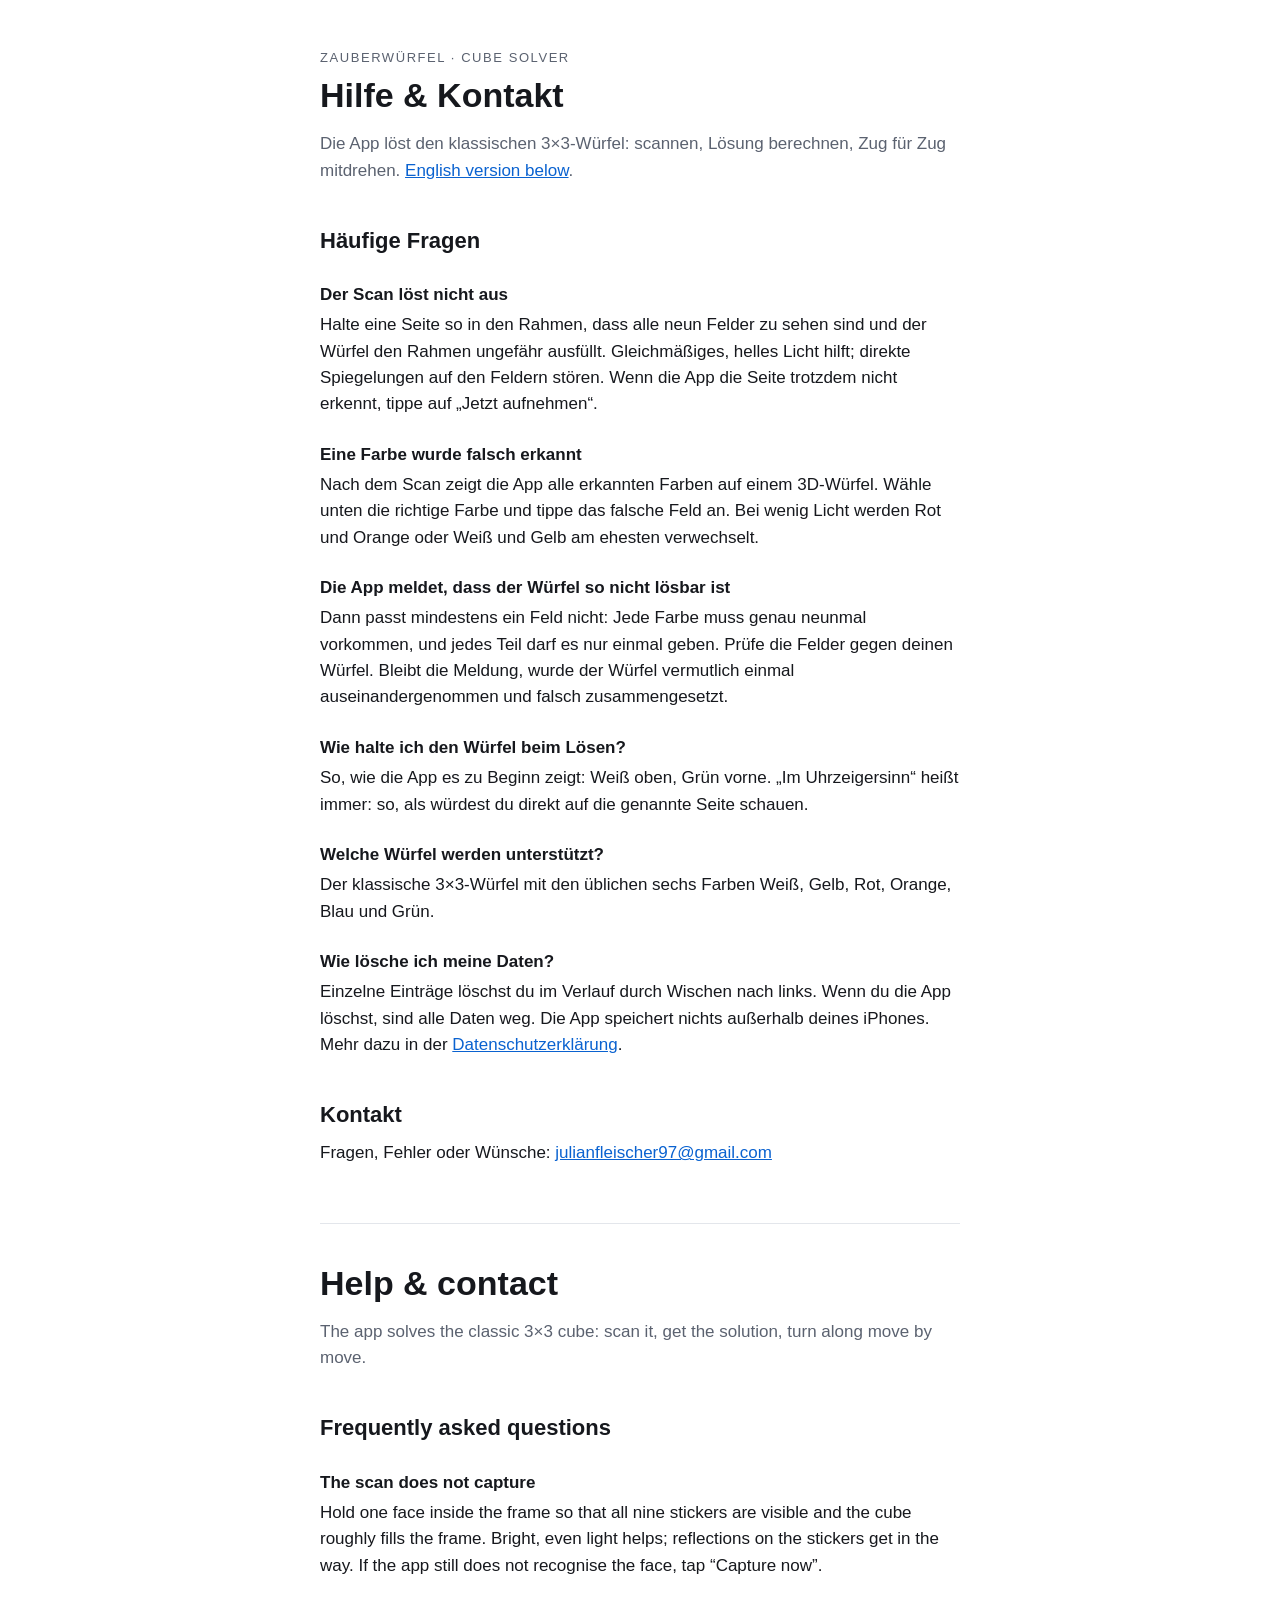
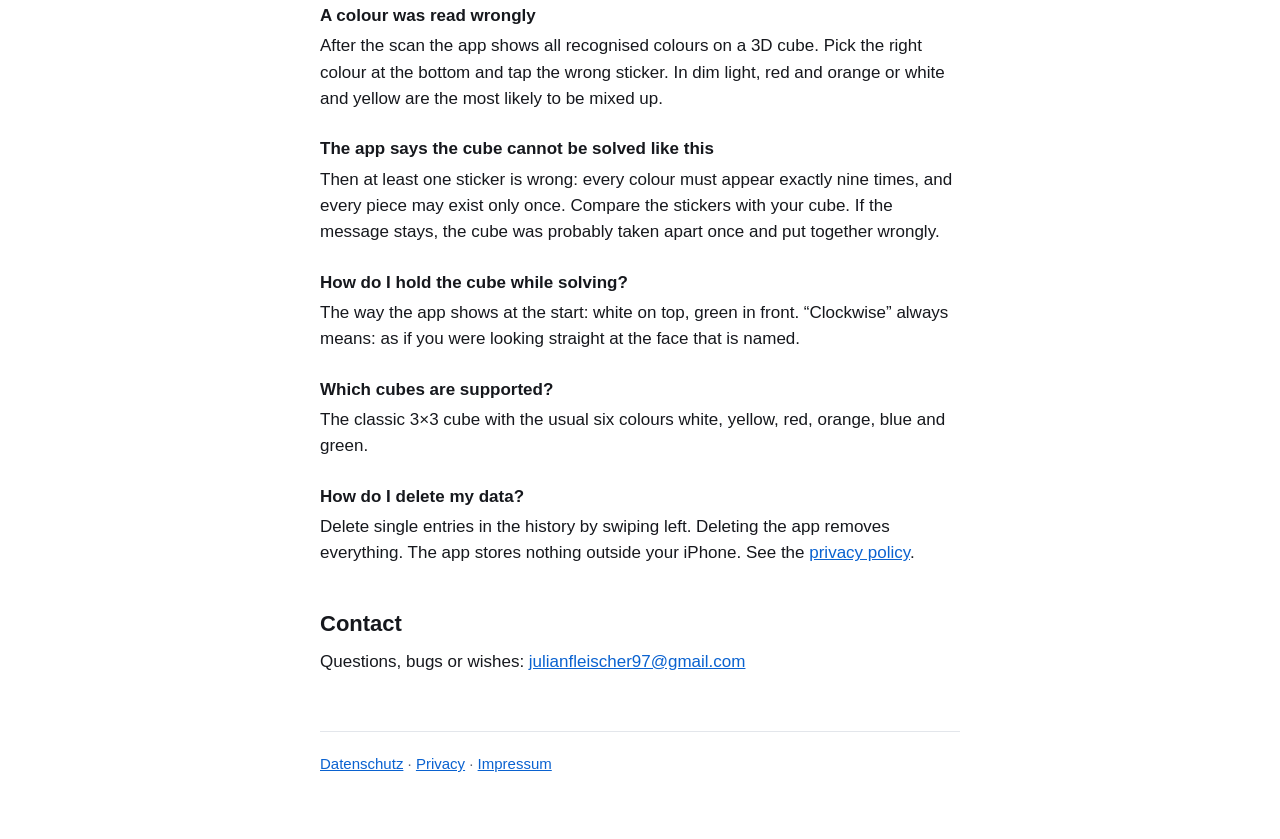
<file: index.html>
<!doctype html>
<html lang="de">
<head>
<meta charset="utf-8">
<meta name="viewport" content="width=device-width, initial-scale=1">
<title>Zauberwürfel – Hilfe &amp; Kontakt</title>
<link rel="stylesheet" href="style.css">
</head>
<body>
<main>
<p class="eyebrow">Zauberwürfel · Cube Solver</p>
<h1>Hilfe &amp; Kontakt</h1>
<p class="lead">Die App löst den klassischen 3×3-Würfel: scannen, Lösung berechnen, Zug für Zug mitdrehen. <a href="#english">English version below</a>.</p>

<h2>Häufige Fragen</h2>

<h3>Der Scan löst nicht aus</h3>
<p>Halte eine Seite so in den Rahmen, dass alle neun Felder zu sehen sind und der Würfel den Rahmen ungefähr ausfüllt. Gleichmäßiges, helles Licht hilft; direkte Spiegelungen auf den Feldern stören. Wenn die App die Seite trotzdem nicht erkennt, tippe auf „Jetzt aufnehmen“.</p>

<h3>Eine Farbe wurde falsch erkannt</h3>
<p>Nach dem Scan zeigt die App alle erkannten Farben auf einem 3D-Würfel. Wähle unten die richtige Farbe und tippe das falsche Feld an. Bei wenig Licht werden Rot und Orange oder Weiß und Gelb am ehesten verwechselt.</p>

<h3>Die App meldet, dass der Würfel so nicht lösbar ist</h3>
<p>Dann passt mindestens ein Feld nicht: Jede Farbe muss genau neunmal vorkommen, und jedes Teil darf es nur einmal geben. Prüfe die Felder gegen deinen Würfel. Bleibt die Meldung, wurde der Würfel vermutlich einmal auseinandergenommen und falsch zusammengesetzt.</p>

<h3>Wie halte ich den Würfel beim Lösen?</h3>
<p>So, wie die App es zu Beginn zeigt: Weiß oben, Grün vorne. „Im Uhrzeigersinn“ heißt immer: so, als würdest du direkt auf die genannte Seite schauen.</p>

<h3>Welche Würfel werden unterstützt?</h3>
<p>Der klassische 3×3-Würfel mit den üblichen sechs Farben Weiß, Gelb, Rot, Orange, Blau und Grün.</p>

<h3>Wie lösche ich meine Daten?</h3>
<p>Einzelne Einträge löschst du im Verlauf durch Wischen nach links. Wenn du die App löschst, sind alle Daten weg. Die App speichert nichts außerhalb deines iPhones. Mehr dazu in der <a href="datenschutz.html">Datenschutzerklärung</a>.</p>

<h2>Kontakt</h2>
<p>Fragen, Fehler oder Wünsche: <a href="mailto:julianfleischer97@gmail.com">julianfleischer97@gmail.com</a></p>

<hr>

<h1 id="english" lang="en">Help &amp; contact</h1>
<div lang="en">
<p class="lead">The app solves the classic 3×3 cube: scan it, get the solution, turn along move by move.</p>

<h2>Frequently asked questions</h2>

<h3>The scan does not capture</h3>
<p>Hold one face inside the frame so that all nine stickers are visible and the cube roughly fills the frame. Bright, even light helps; reflections on the stickers get in the way. If the app still does not recognise the face, tap “Capture now”.</p>

<h3>A colour was read wrongly</h3>
<p>After the scan the app shows all recognised colours on a 3D cube. Pick the right colour at the bottom and tap the wrong sticker. In dim light, red and orange or white and yellow are the most likely to be mixed up.</p>

<h3>The app says the cube cannot be solved like this</h3>
<p>Then at least one sticker is wrong: every colour must appear exactly nine times, and every piece may exist only once. Compare the stickers with your cube. If the message stays, the cube was probably taken apart once and put together wrongly.</p>

<h3>How do I hold the cube while solving?</h3>
<p>The way the app shows at the start: white on top, green in front. “Clockwise” always means: as if you were looking straight at the face that is named.</p>

<h3>Which cubes are supported?</h3>
<p>The classic 3×3 cube with the usual six colours white, yellow, red, orange, blue and green.</p>

<h3>How do I delete my data?</h3>
<p>Delete single entries in the history by swiping left. Deleting the app removes everything. The app stores nothing outside your iPhone. See the <a href="privacy.html">privacy policy</a>.</p>

<h2>Contact</h2>
<p>Questions, bugs or wishes: <a href="mailto:julianfleischer97@gmail.com">julianfleischer97@gmail.com</a></p>
</div>

<footer>
<a href="datenschutz.html">Datenschutz</a> · <a href="privacy.html">Privacy</a> · <a href="impressum.html">Impressum</a>
</footer>
</main>
</body>
</html>
</file>
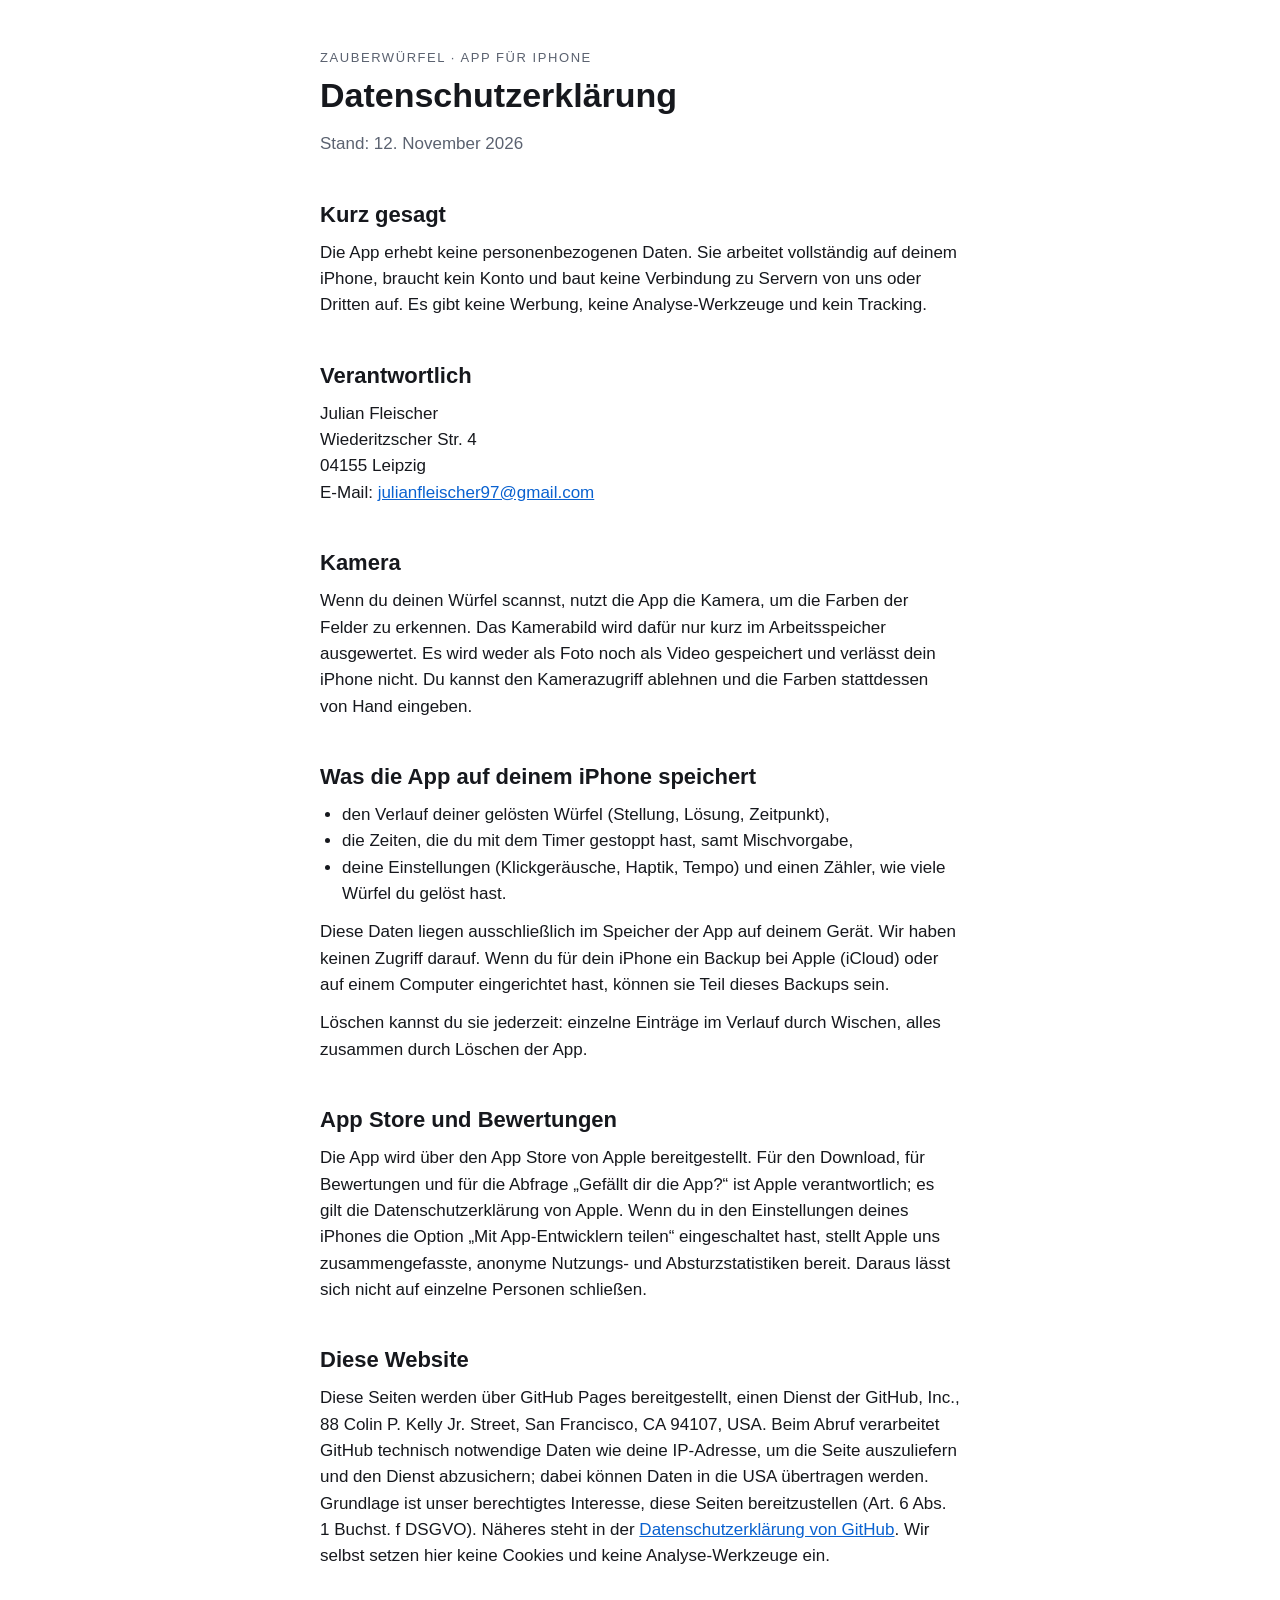
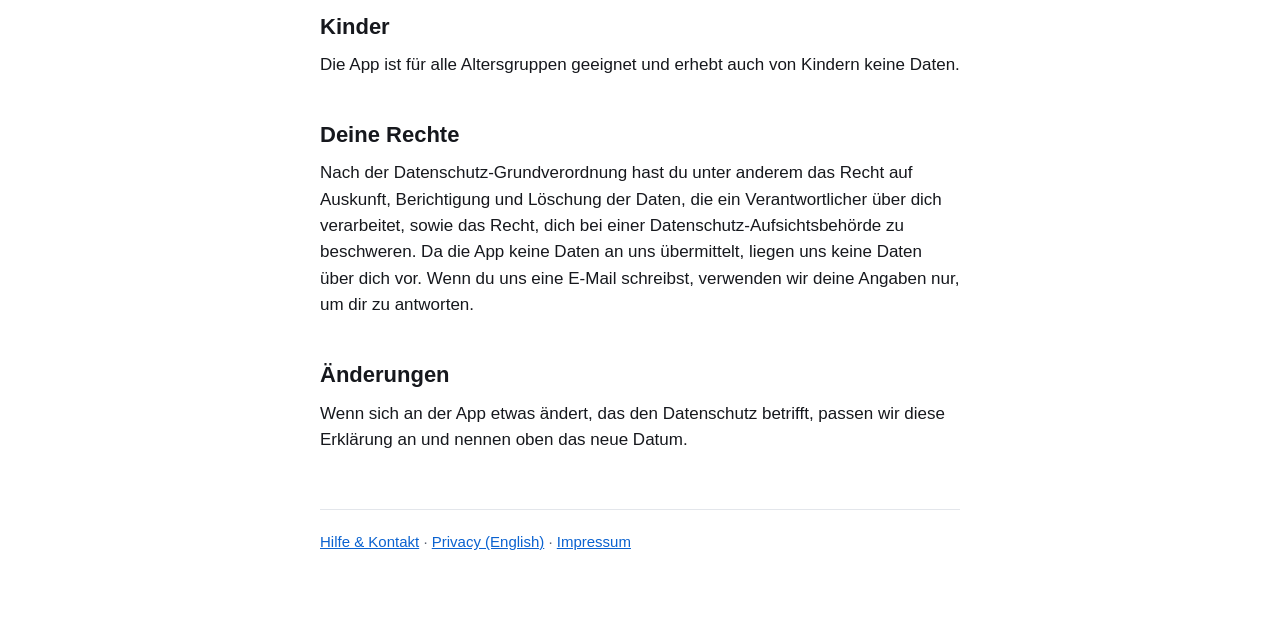
<file: datenschutz.html>
<!doctype html>
<html lang="de">
<head>
<meta charset="utf-8">
<meta name="viewport" content="width=device-width, initial-scale=1">
<title>Zauberwürfel – Datenschutzerklärung</title>
<link rel="stylesheet" href="style.css">
</head>
<body>
<main>
<p class="eyebrow">Zauberwürfel · App für iPhone</p>
<h1>Datenschutzerklärung</h1>
<p class="lead">Stand: 12. November 2026</p>

<h2>Kurz gesagt</h2>
<p>Die App erhebt keine personenbezogenen Daten. Sie arbeitet vollständig auf deinem iPhone, braucht kein Konto und baut keine Verbindung zu Servern von uns oder Dritten auf. Es gibt keine Werbung, keine Analyse-Werkzeuge und kein Tracking.</p>

<h2>Verantwortlich</h2>
<address>
Julian Fleischer<br>
Wiederitzscher Str. 4<br>
04155 Leipzig<br>
E-Mail: <a href="mailto:julianfleischer97@gmail.com">julianfleischer97@gmail.com</a>
</address>

<h2>Kamera</h2>
<p>Wenn du deinen Würfel scannst, nutzt die App die Kamera, um die Farben der Felder zu erkennen. Das Kamerabild wird dafür nur kurz im Arbeitsspeicher ausgewertet. Es wird weder als Foto noch als Video gespeichert und verlässt dein iPhone nicht. Du kannst den Kamerazugriff ablehnen und die Farben stattdessen von Hand eingeben.</p>

<h2>Was die App auf deinem iPhone speichert</h2>
<ul>
<li>den Verlauf deiner gelösten Würfel (Stellung, Lösung, Zeitpunkt),</li>
<li>die Zeiten, die du mit dem Timer gestoppt hast, samt Mischvorgabe,</li>
<li>deine Einstellungen (Klickgeräusche, Haptik, Tempo) und einen Zähler, wie viele Würfel du gelöst hast.</li>
</ul>
<p>Diese Daten liegen ausschließlich im Speicher der App auf deinem Gerät. Wir haben keinen Zugriff darauf. Wenn du für dein iPhone ein Backup bei Apple (iCloud) oder auf einem Computer eingerichtet hast, können sie Teil dieses Backups sein.</p>
<p>Löschen kannst du sie jederzeit: einzelne Einträge im Verlauf durch Wischen, alles zusammen durch Löschen der App.</p>

<h2>App Store und Bewertungen</h2>
<p>Die App wird über den App Store von Apple bereitgestellt. Für den Download, für Bewertungen und für die Abfrage „Gefällt dir die App?“ ist Apple verantwortlich; es gilt die Datenschutzerklärung von Apple. Wenn du in den Einstellungen deines iPhones die Option „Mit App-Entwicklern teilen“ eingeschaltet hast, stellt Apple uns zusammengefasste, anonyme Nutzungs- und Absturzstatistiken bereit. Daraus lässt sich nicht auf einzelne Personen schließen.</p>

<h2>Diese Website</h2>
<p>Diese Seiten werden über GitHub Pages bereitgestellt, einen Dienst der GitHub, Inc., 88 Colin P. Kelly Jr. Street, San Francisco, CA 94107, USA. Beim Abruf verarbeitet GitHub technisch notwendige Daten wie deine IP-Adresse, um die Seite auszuliefern und den Dienst abzusichern; dabei können Daten in die USA übertragen werden. Grundlage ist unser berechtigtes Interesse, diese Seiten bereitzustellen (Art. 6 Abs. 1 Buchst. f DSGVO). Näheres steht in der <a href="https://docs.github.com/de/site-policy/privacy-policies/github-general-privacy-statement">Datenschutzerklärung von GitHub</a>. Wir selbst setzen hier keine Cookies und keine Analyse-Werkzeuge ein.</p>

<h2>Kinder</h2>
<p>Die App ist für alle Altersgruppen geeignet und erhebt auch von Kindern keine Daten.</p>

<h2>Deine Rechte</h2>
<p>Nach der Datenschutz-Grundverordnung hast du unter anderem das Recht auf Auskunft, Berichtigung und Löschung der Daten, die ein Verantwortlicher über dich verarbeitet, sowie das Recht, dich bei einer Datenschutz-Aufsichtsbehörde zu beschweren. Da die App keine Daten an uns übermittelt, liegen uns keine Daten über dich vor. Wenn du uns eine E-Mail schreibst, verwenden wir deine Angaben nur, um dir zu antworten.</p>

<h2>Änderungen</h2>
<p>Wenn sich an der App etwas ändert, das den Datenschutz betrifft, passen wir diese Erklärung an und nennen oben das neue Datum.</p>

<footer>
<a href="index.html">Hilfe &amp; Kontakt</a> · <a href="privacy.html">Privacy (English)</a> · <a href="impressum.html">Impressum</a>
</footer>
</main>
</body>
</html>
</file>
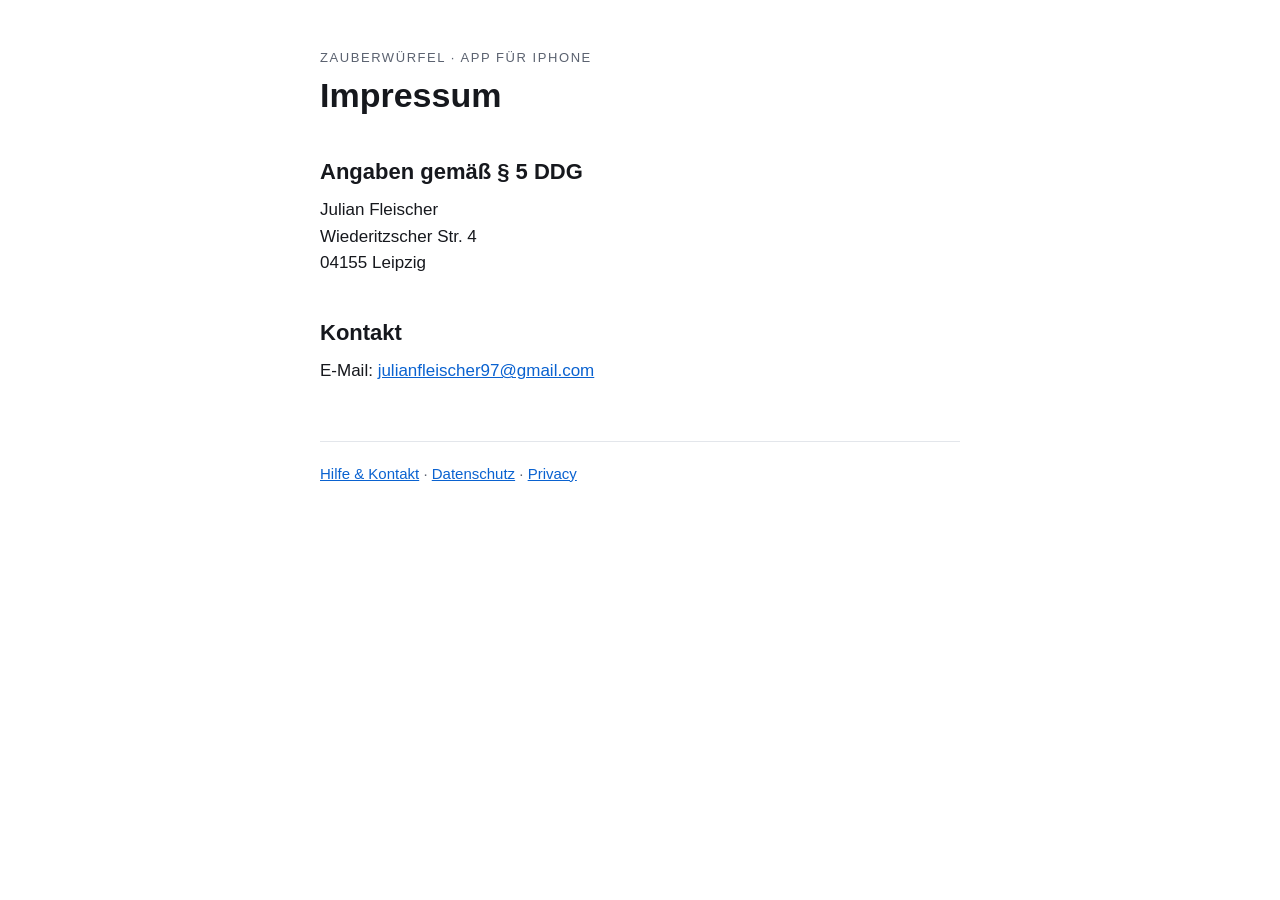
<file: impressum.html>
<!doctype html>
<html lang="de">
<head>
<meta charset="utf-8">
<meta name="viewport" content="width=device-width, initial-scale=1">
<title>Zauberwürfel – Impressum</title>
<meta name="robots" content="noindex">
<link rel="stylesheet" href="style.css">
</head>
<body>
<main>
<p class="eyebrow">Zauberwürfel · App für iPhone</p>
<h1>Impressum</h1>

<h2>Angaben gemäß § 5 DDG</h2>
<address>
Julian Fleischer<br>
Wiederitzscher Str. 4<br>
04155 Leipzig
</address>

<h2>Kontakt</h2>
<p>E-Mail: <a href="mailto:julianfleischer97@gmail.com">julianfleischer97@gmail.com</a></p>

<footer>
<a href="index.html">Hilfe &amp; Kontakt</a> · <a href="datenschutz.html">Datenschutz</a> · <a href="privacy.html">Privacy</a>
</footer>
</main>
</body>
</html>
</file>
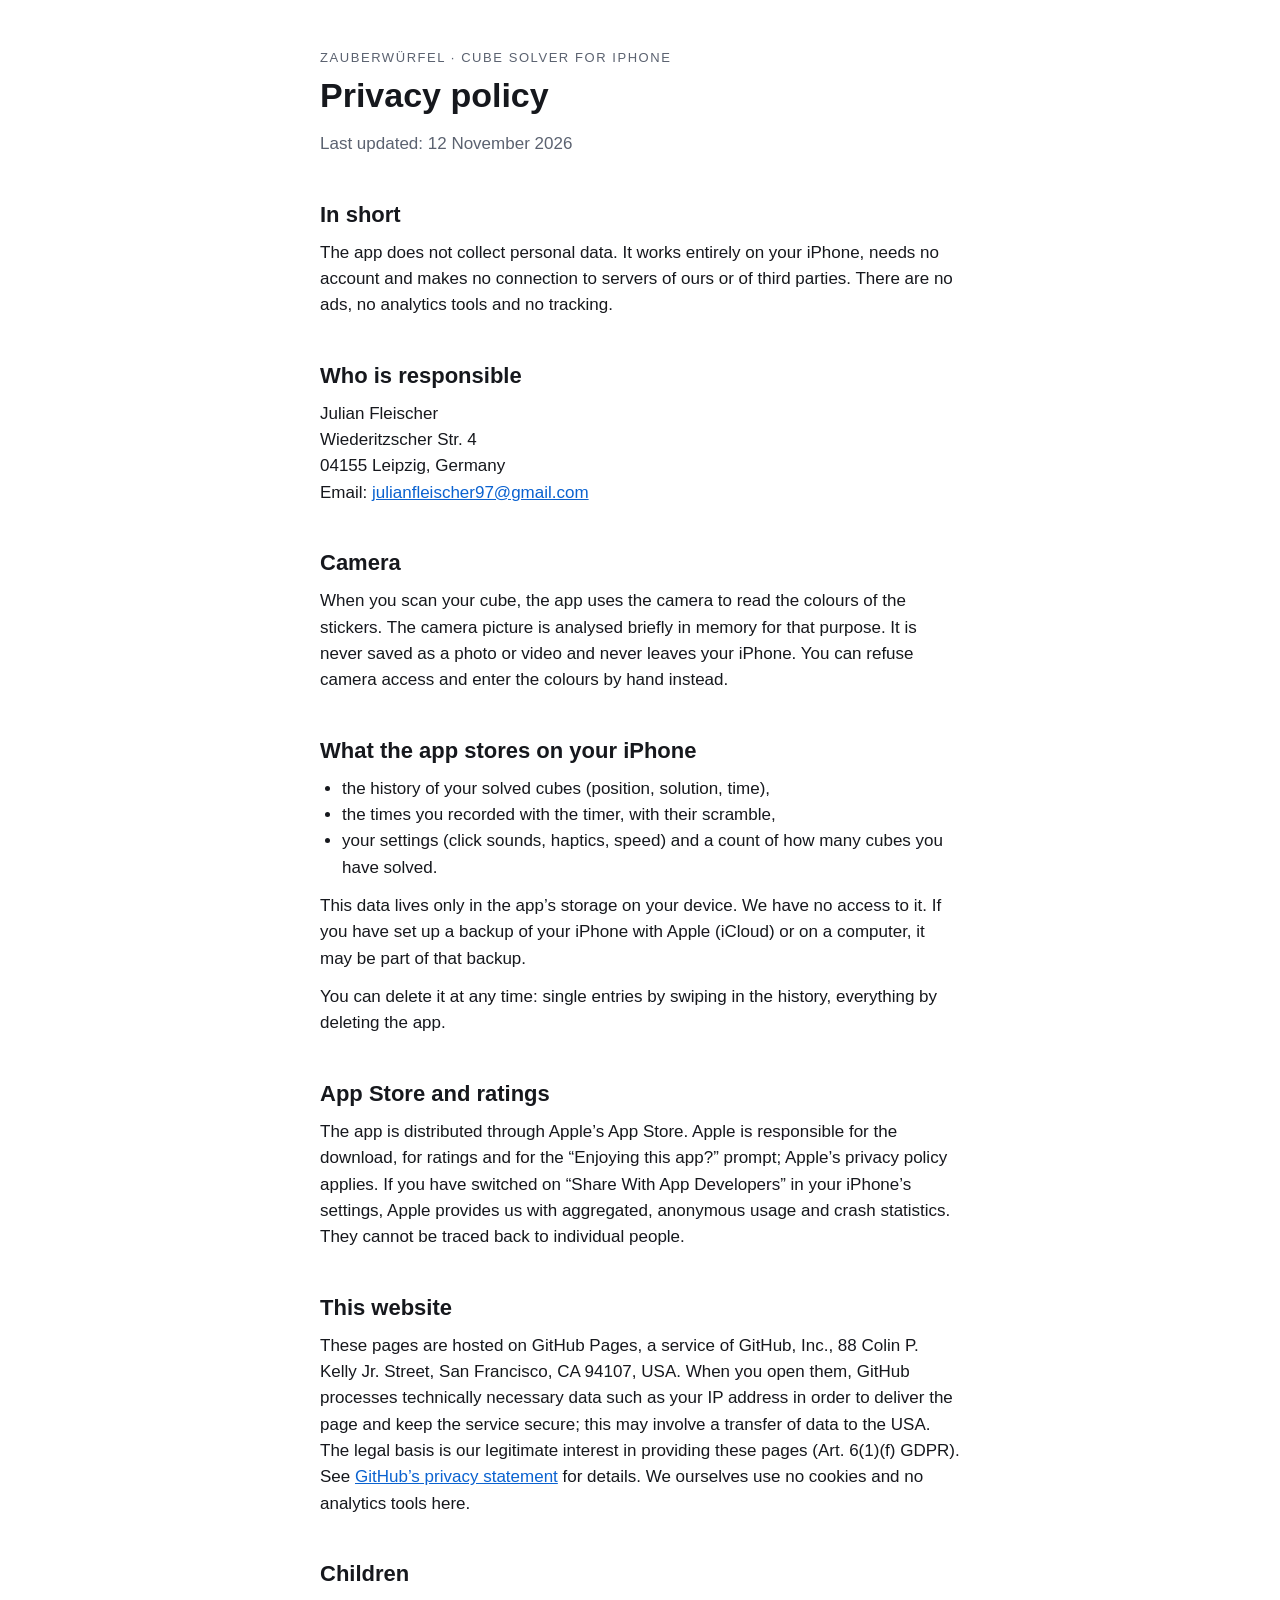
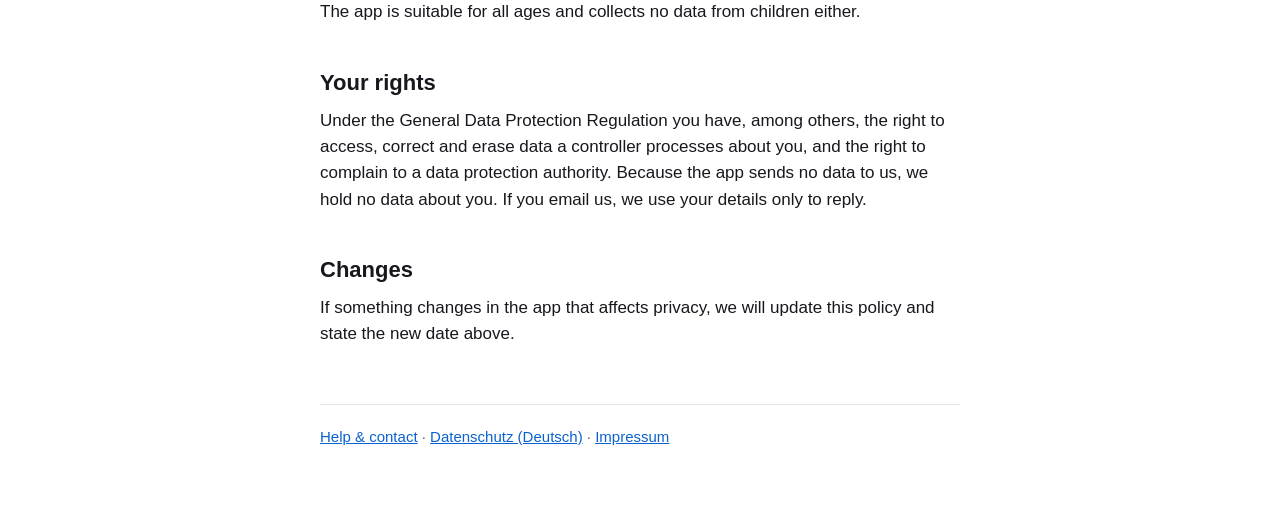
<file: privacy.html>
<!doctype html>
<html lang="en">
<head>
<meta charset="utf-8">
<meta name="viewport" content="width=device-width, initial-scale=1">
<title>Cube Solver – Privacy Policy</title>
<link rel="stylesheet" href="style.css">
</head>
<body>
<main>
<p class="eyebrow">Zauberwürfel · Cube Solver for iPhone</p>
<h1>Privacy policy</h1>
<p class="lead">Last updated: 12 November 2026</p>

<h2>In short</h2>
<p>The app does not collect personal data. It works entirely on your iPhone, needs no account and makes no connection to servers of ours or of third parties. There are no ads, no analytics tools and no tracking.</p>

<h2>Who is responsible</h2>
<address>
Julian Fleischer<br>
Wiederitzscher Str. 4<br>
04155 Leipzig, Germany<br>
Email: <a href="mailto:julianfleischer97@gmail.com">julianfleischer97@gmail.com</a>
</address>

<h2>Camera</h2>
<p>When you scan your cube, the app uses the camera to read the colours of the stickers. The camera picture is analysed briefly in memory for that purpose. It is never saved as a photo or video and never leaves your iPhone. You can refuse camera access and enter the colours by hand instead.</p>

<h2>What the app stores on your iPhone</h2>
<ul>
<li>the history of your solved cubes (position, solution, time),</li>
<li>the times you recorded with the timer, with their scramble,</li>
<li>your settings (click sounds, haptics, speed) and a count of how many cubes you have solved.</li>
</ul>
<p>This data lives only in the app’s storage on your device. We have no access to it. If you have set up a backup of your iPhone with Apple (iCloud) or on a computer, it may be part of that backup.</p>
<p>You can delete it at any time: single entries by swiping in the history, everything by deleting the app.</p>

<h2>App Store and ratings</h2>
<p>The app is distributed through Apple’s App Store. Apple is responsible for the download, for ratings and for the “Enjoying this app?” prompt; Apple’s privacy policy applies. If you have switched on “Share With App Developers” in your iPhone’s settings, Apple provides us with aggregated, anonymous usage and crash statistics. They cannot be traced back to individual people.</p>

<h2>This website</h2>
<p>These pages are hosted on GitHub Pages, a service of GitHub, Inc., 88 Colin P. Kelly Jr. Street, San Francisco, CA 94107, USA. When you open them, GitHub processes technically necessary data such as your IP address in order to deliver the page and keep the service secure; this may involve a transfer of data to the USA. The legal basis is our legitimate interest in providing these pages (Art. 6(1)(f) GDPR). See <a href="https://docs.github.com/en/site-policy/privacy-policies/github-general-privacy-statement">GitHub’s privacy statement</a> for details. We ourselves use no cookies and no analytics tools here.</p>

<h2>Children</h2>
<p>The app is suitable for all ages and collects no data from children either.</p>

<h2>Your rights</h2>
<p>Under the General Data Protection Regulation you have, among others, the right to access, correct and erase data a controller processes about you, and the right to complain to a data protection authority. Because the app sends no data to us, we hold no data about you. If you email us, we use your details only to reply.</p>

<h2>Changes</h2>
<p>If something changes in the app that affects privacy, we will update this policy and state the new date above.</p>

<footer>
<a href="index.html#english">Help &amp; contact</a> · <a href="datenschutz.html">Datenschutz (Deutsch)</a> · <a href="impressum.html">Impressum</a>
</footer>
</main>
</body>
</html>
</file>
<file: style.css>
:root {
  color-scheme: light dark;
  --text: #16181d;
  --muted: #5b6270;
  --background: #ffffff;
  --rule: #e3e6eb;
  --link: #0a62d0;
}
@media (prefers-color-scheme: dark) {
  :root {
    --text: #f2f3f5;
    --muted: #a2a8b3;
    --background: #0b0c0f;
    --rule: #262a31;
    --link: #6fb1ff;
  }
}
* { box-sizing: border-box; }
body {
  margin: 0;
  background: var(--background);
  color: var(--text);
  font: 17px/1.55 -apple-system, BlinkMacSystemFont, "Segoe UI", Roboto, sans-serif;
  -webkit-text-size-adjust: 100%;
}
main { max-width: 680px; margin: 0 auto; padding: 48px 20px 64px; }
.eyebrow { margin: 0 0 8px; color: var(--muted); font-size: 13px; letter-spacing: 0.12em; text-transform: uppercase; }
h1 { margin: 0 0 16px; font-size: 34px; line-height: 1.15; }
h2 { margin: 40px 0 8px; font-size: 22px; }
h3 { margin: 24px 0 4px; font-size: 17px; }
p, ul { margin: 0 0 12px; }
ul { padding-left: 22px; }
.lead { color: var(--muted); }
a { color: var(--link); }
hr { margin: 56px 0 40px; border: 0; border-top: 1px solid var(--rule); }
footer { margin-top: 56px; padding-top: 20px; border-top: 1px solid var(--rule); color: var(--muted); font-size: 15px; }
address { font-style: normal; margin: 0 0 12px; }
</file>
